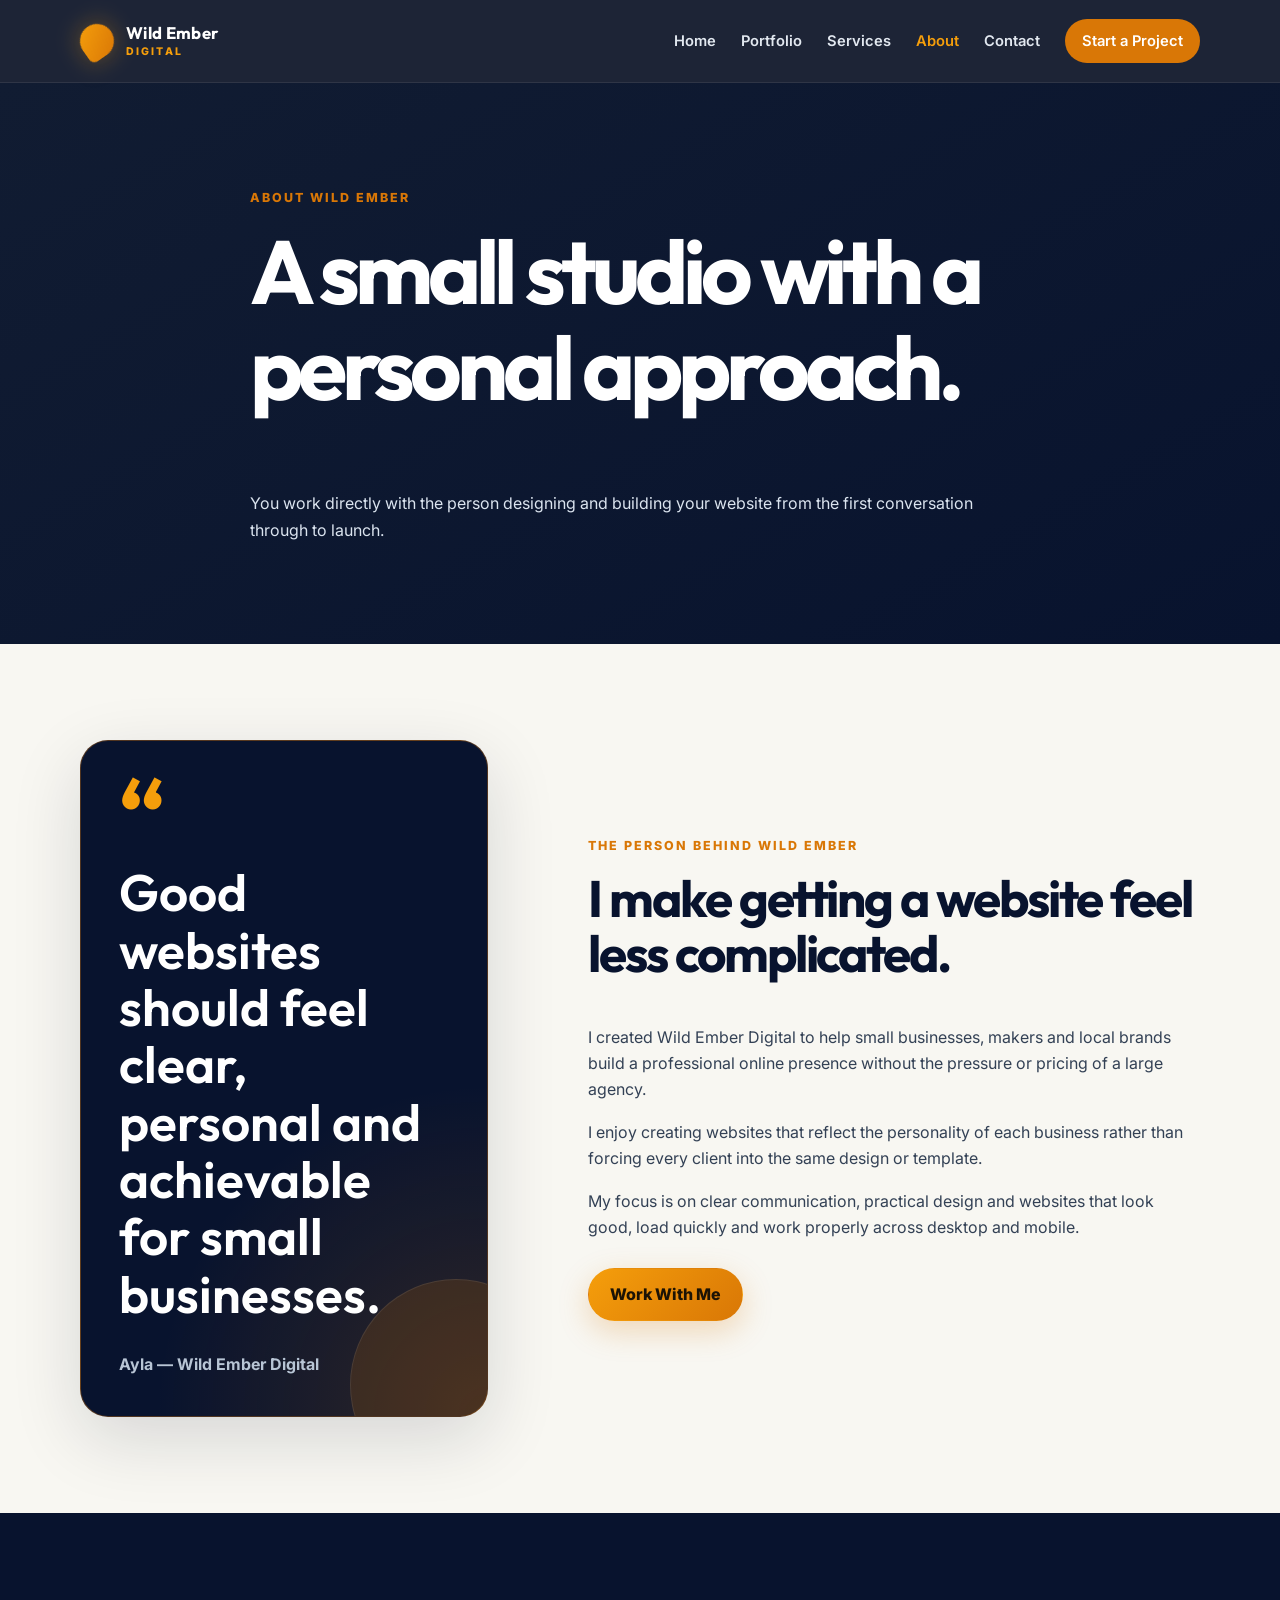
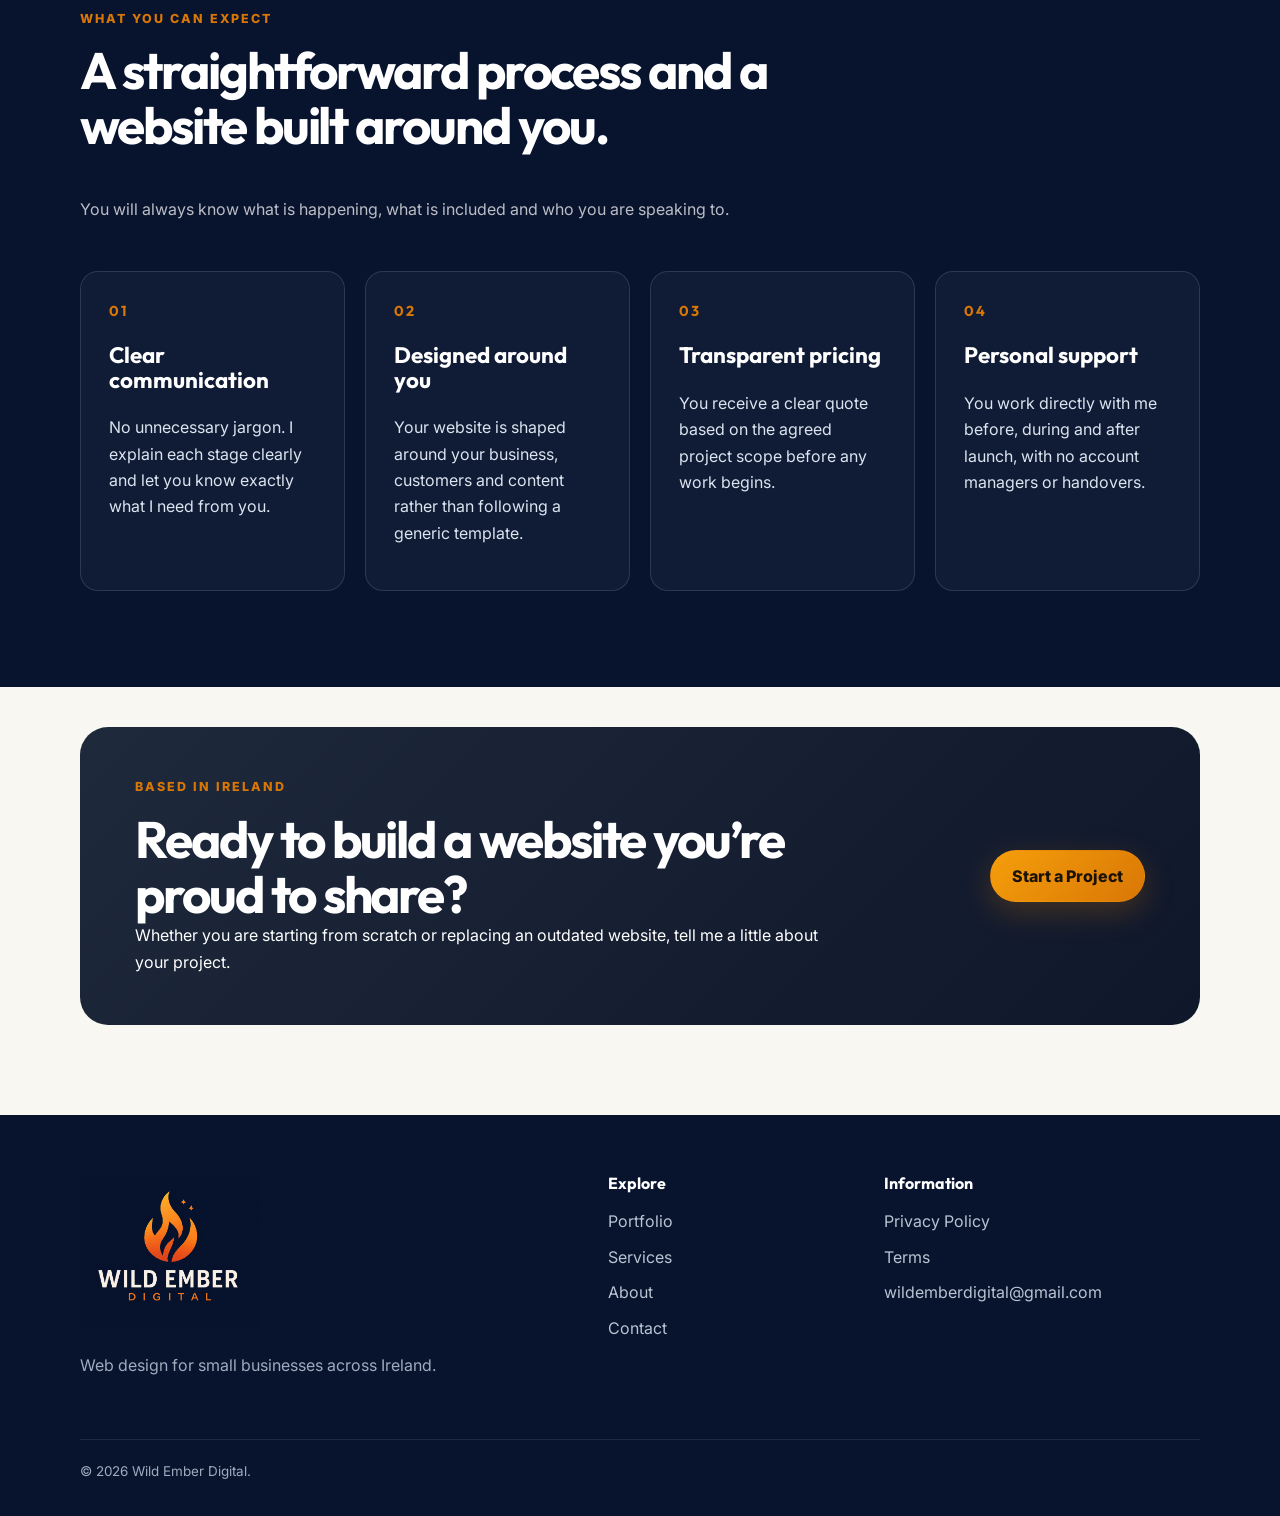
<file: about.html>
<!doctype html>
<html lang="en">
  <head>
    <meta charset="UTF-8" />
    <meta name="viewport" content="width=device-width, initial-scale=1" />

    <meta
      name="description"
      content="Learn more about Ayla and the personal approach behind Wild Ember Digital."
    />

    <title>About | Wild Ember Digital</title>

    <link rel="preconnect" href="https://fonts.googleapis.com" />
    <link rel="preconnect" href="https://fonts.gstatic.com" crossorigin />

    <link
      href="https://fonts.googleapis.com/css2?family=Inter:wght@400;500;600;700&family=Outfit:wght@500;600;700&display=swap"
      rel="stylesheet"
    />

    <link rel="stylesheet" href="css/style.css" />
    <script src="js/main.js" defer></script>
  </head>

  <body>
    <header class="site-header">
      <div class="container nav-wrap">
        <a class="brand" href="index.html">
          <span class="brand-mark"></span>

          <span>
            <strong>Wild Ember</strong>
            <small>Digital</small>
          </span>
        </a>

        <button
          class="nav-toggle"
          aria-expanded="false"
          aria-controls="main-nav"
        >
          <span class="sr-only">Open navigation</span>
          <span></span>
          <span></span>
          <span></span>
        </button>

        <nav id="main-nav" class="main-nav">
          <a href="index.html">Home</a>
          <a href="portfolio.html">Portfolio</a>
          <a href="services.html">Services</a>
          <a class="active" href="about.html">About</a>
          <a href="contact.html">Contact</a>
          <a class="nav-cta" href="contact.html">Start a Project</a>
        </nav>
      </div>
    </header>

    <main>
      <section class="page-hero">
        <div class="container narrow">
          <p class="eyebrow">About Wild Ember</p>

          <h1>A small studio with a personal approach.</h1>

          <p>
            You work directly with the person designing and building your
            website from the first conversation through to launch.
          </p>
        </div>
      </section>

      <section class="section about-story">
        <div class="container about-grid large-gap">
          <div class="about-quote-card">
            <span class="quote-mark" aria-hidden="true">“</span>

            <blockquote>
              Good websites should feel clear, personal and achievable for small
              businesses.
            </blockquote>

            <p class="quote-signature">Ayla — Wild Ember Digital</p>
          </div>

          <div class="about-story-content">
            <p class="eyebrow">The person behind Wild Ember</p>

            <h2>I make getting a website feel less complicated.</h2>

            <p>
              I created Wild Ember Digital to help small businesses, makers and
              local brands build a professional online presence without the
              pressure or pricing of a large agency.
            </p>

            <p>
              I enjoy creating websites that reflect the personality of each
              business rather than forcing every client into the same design or
              template.
            </p>

            <p>
              My focus is on clear communication, practical design and websites
              that look good, load quickly and work properly across desktop and
              mobile.
            </p>

            <a class="btn btn-primary" href="contact.html">Work With Me</a>
          </div>
        </div>
      </section>

      <section class="section section-dark about-values">
        <div class="container">
          <div class="section-heading narrow">
            <p class="eyebrow">What you can expect</p>

            <h2>A straightforward process and a website built around you.</h2>

            <p>
              You will always know what is happening, what is included and who
              you are speaking to.
            </p>
          </div>

          <div class="value-grid">
            <article class="value-card">
              <span class="value-number">01</span>
              <h3>Clear communication</h3>

              <p>
                No unnecessary jargon. I explain each stage clearly and let you
                know exactly what I need from you.
              </p>
            </article>

            <article class="value-card">
              <span class="value-number">02</span>
              <h3>Designed around you</h3>

              <p>
                Your website is shaped around your business, customers and
                content rather than following a generic template.
              </p>
            </article>

            <article class="value-card">
              <span class="value-number">03</span>
              <h3>Transparent pricing</h3>

              <p>
                You receive a clear quote based on the agreed project scope
                before any work begins.
              </p>
            </article>

            <article class="value-card">
              <span class="value-number">04</span>
              <h3>Personal support</h3>

              <p>
                You work directly with me before, during and after launch, with
                no account managers or handovers.
              </p>
            </article>
          </div>
        </div>
      </section>

      <section class="cta-section">
        <div class="container cta-card">
          <div>
            <p class="eyebrow">Based in Ireland</p>

            <h2>Ready to build a website you’re proud to share?</h2>

            <p>
              Whether you are starting from scratch or replacing an outdated
              website, tell me a little about your project.
            </p>
          </div>

          <a class="btn btn-primary" href="contact.html">Start a Project</a>
        </div>
      </section>
    </main>

    <footer class="site-footer">
      <div class="container footer-grid">
        <div>
          <a href="index.html" class="footer-logo-wrap">
            <img
              src="images/logo.png"
              alt="Wild Ember Digital"
              class="footer-logo"
            />
          </a>

          <p>Web design for small businesses across Ireland.</p>
        </div>
        <div>
          <h3>Explore</h3>
          <a href="portfolio.html">Portfolio</a>
          <a href="services.html">Services</a>
          <a href="about.html">About</a>
          <a href="contact.html">Contact</a>
        </div>
        <div>
          <h3>Information</h3>
          <a href="privacy.html">Privacy Policy</a>
          <a href="terms.html">Terms</a>
          <a href="mailto:wildemberdigital@gmail.com"
            >wildemberdigital@gmail.com</a
          >
        </div>
      </div>
      <div class="container footer-bottom">
        <p>© <span id="year"></span> Wild Ember Digital.</p>
      </div>
    </footer>
  </body>
</html>
</file>
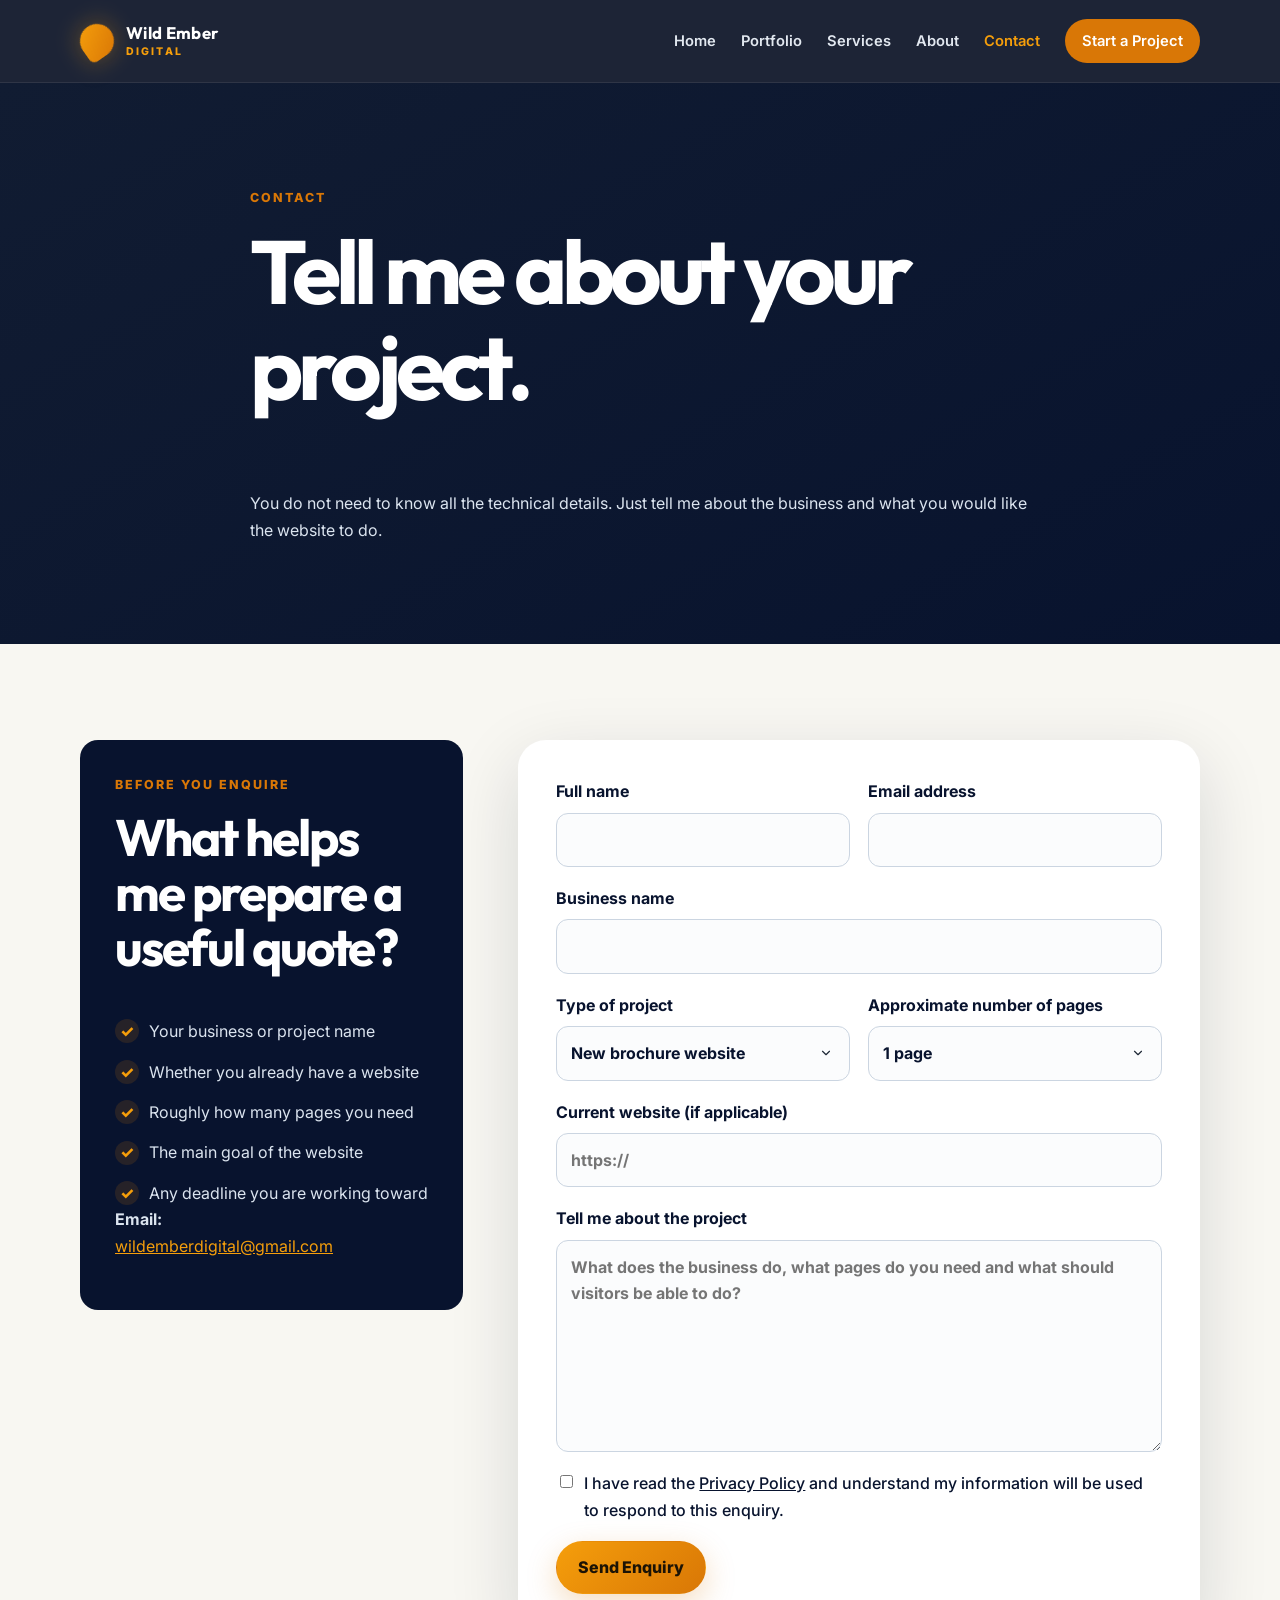
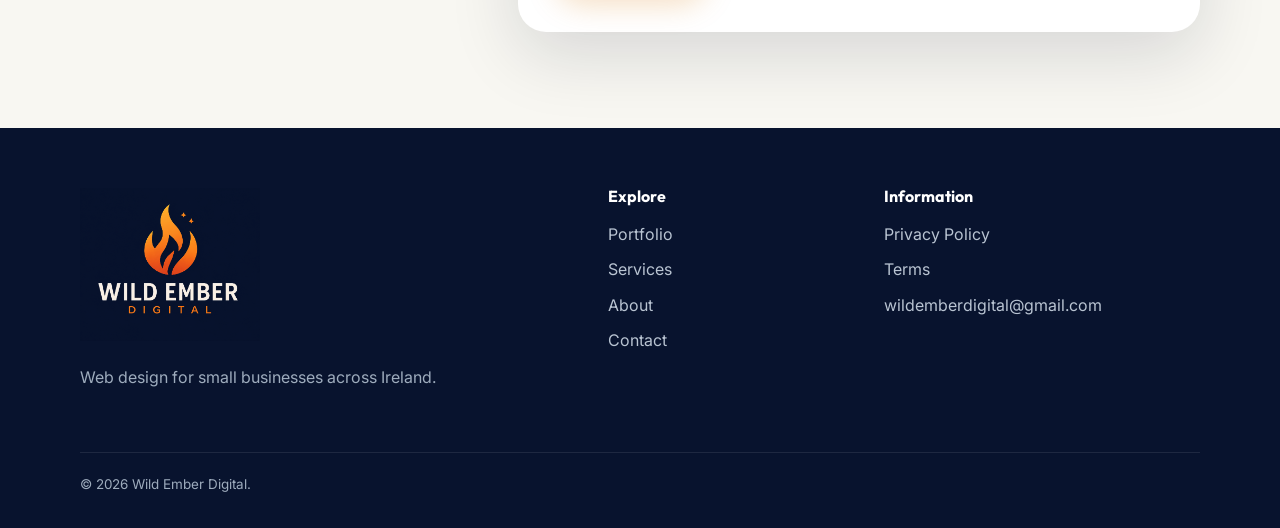
<file: contact.html>
<!doctype html>
<html lang="en">
  <head>
    <meta charset="UTF-8" />
    <meta name="viewport" content="width=device-width, initial-scale=1" />
    <meta
      name="description"
      content="Contact Wild Ember Digital about a website project."
    />
    <title>Contact | Wild Ember Digital</title>
    <link rel="preconnect" href="https://fonts.googleapis.com" />
    <link rel="preconnect" href="https://fonts.gstatic.com" crossorigin />
    <link
      href="https://fonts.googleapis.com/css2?family=Inter:wght@400;500;600;700&family=Outfit:wght@500;600;700&display=swap"
      rel="stylesheet"
    />
    <link rel="stylesheet" href="css/style.css" />
    <script src="js/main.js" defer></script>
  </head>
  <body>
    <header class="site-header">
      <div class="container nav-wrap">
        <a class="brand" href="index.html"
          ><span class="brand-mark"></span
          ><span><strong>Wild Ember</strong><small>Digital</small></span></a
        ><button
          class="nav-toggle"
          aria-expanded="false"
          aria-controls="main-nav"
        >
          <span class="sr-only">Open navigation</span><span></span><span></span
          ><span></span>
        </button>
        <nav id="main-nav" class="main-nav">
          <a href="index.html">Home</a><a href="portfolio.html">Portfolio</a
          ><a href="services.html">Services</a><a href="about.html">About</a
          ><a class="active" href="contact.html">Contact</a
          ><a class="nav-cta" href="contact.html">Start a Project</a>
        </nav>
      </div>
    </header>
    <main>
      <section class="page-hero">
        <div class="container narrow">
          <p class="eyebrow">Contact</p>
          <h1>Tell me about your project.</h1>
          <p>
            You do not need to know all the technical details. Just tell me
            about the business and what you would like the website to do.
          </p>
        </div>
      </section>
      <section class="section">
        <div class="container contact-grid">
          <aside class="contact-panel">
            <p class="eyebrow">Before you enquire</p>
            <h2>What helps me prepare a useful quote?</h2>
            <ul class="tick-list compact">
              <li>Your business or project name</li>
              <li>Whether you already have a website</li>
              <li>Roughly how many pages you need</li>
              <li>The main goal of the website</li>
              <li>Any deadline you are working toward</li>
            </ul>
            <p>
              <strong>Email:</strong><br /><a
                href="mailto:wildemberdigital@gmail.com"
                >wildemberdigital@gmail.com</a
              >
            </p>
          </aside>
          <form
            class="contact-form"
            action="https://formspree.io/f/meeyzpjr"
            method="POST"
          >
            <input
              type="hidden"
              name="_subject"
              value="New Wild Ember Digital Project Enquiry"
            />

            <input
              type="hidden"
              name="_next"
              value="https://wildemberdigital.ie/thank-you.html"
            />

            <input
              type="text"
              name="_gotcha"
              tabindex="-1"
              autocomplete="off"
              class="hidden-field"
            />
            <div class="form-grid">
              <label>
                Full name
                <input type="text" name="name" autocomplete="name" required />
              </label>

              <label>
                Email address
                <input
                  type="email"
                  name="email"
                  autocomplete="email"
                  required
                />
              </label>
            </div>

            <label>
              Business name
              <input type="text" name="business" autocomplete="organization" />
            </label>

            <div class="form-grid">
              <label>
                Type of project
                <select name="project_type">
                  <option value="New brochure website">
                    New brochure website
                  </option>
                  <option value="Landing page">Landing page</option>
                  <option value="Website refresh">Website refresh</option>
                  <option value="Updates to an existing site">
                    Updates to an existing site
                  </option>
                  <option value="Not sure yet">Not sure yet</option>
                </select>
              </label>

              <label>
                Approximate number of pages
                <select name="page_count">
                  <option value="1 page">1 page</option>
                  <option value="2–3 pages">2–3 pages</option>
                  <option value="4–5 pages">4–5 pages</option>
                  <option value="6+ pages">6+ pages</option>
                  <option value="Not sure yet">Not sure yet</option>
                </select>
              </label>
            </div>

            <label>
              Current website (if applicable)
              <input type="url" name="current_website" placeholder="https://" />
            </label>

            <label>
              Tell me about the project
              <textarea
                name="message"
                rows="7"
                required
                placeholder="What does the business do, what pages do you need and what should visitors be able to do?"
              ></textarea>
            </label>

            <!-- Honeypot spam field -->
            <input
              type="text"
              name="_gotcha"
              tabindex="-1"
              autocomplete="off"
              class="hidden-field"
            />

            <!-- Optional subject line -->
            <input
              type="hidden"
              name="_subject"
              value="New Wild Ember Digital Project Enquiry"
            />

            <label class="checkbox-row">
              <input type="checkbox" required />
              <span>
                I have read the
                <a href="privacy.html">Privacy Policy</a>
                and understand my information will be used to respond to this
                enquiry.
              </span>
            </label>

            <button class="btn btn-primary" type="submit">Send Enquiry</button>
          </form>
        </div>
      </section>
    </main>
    <footer class="site-footer">
      <div class="container footer-grid">
        <div>
          <a href="index.html" class="footer-logo-wrap">
            <img
              src="images/logo.png"
              alt="Wild Ember Digital"
              class="footer-logo"
            />
          </a>

          <p>Web design for small businesses across Ireland.</p>
        </div>
        <div>
          <h3>Explore</h3>
          <a href="portfolio.html">Portfolio</a>
          <a href="services.html">Services</a>
          <a href="about.html">About</a>
          <a href="contact.html">Contact</a>
        </div>
        <div>
          <h3>Information</h3>
          <a href="privacy.html">Privacy Policy</a>
          <a href="terms.html">Terms</a>
          <a href="mailto:wildemberdigital@gmail.com"
            >wildemberdigital@gmail.com</a
          >
        </div>
      </div>
      <div class="container footer-bottom">
        <p>© <span id="year"></span> Wild Ember Digital.</p>
      </div>
    </footer>
  </body>
</html>
</file>
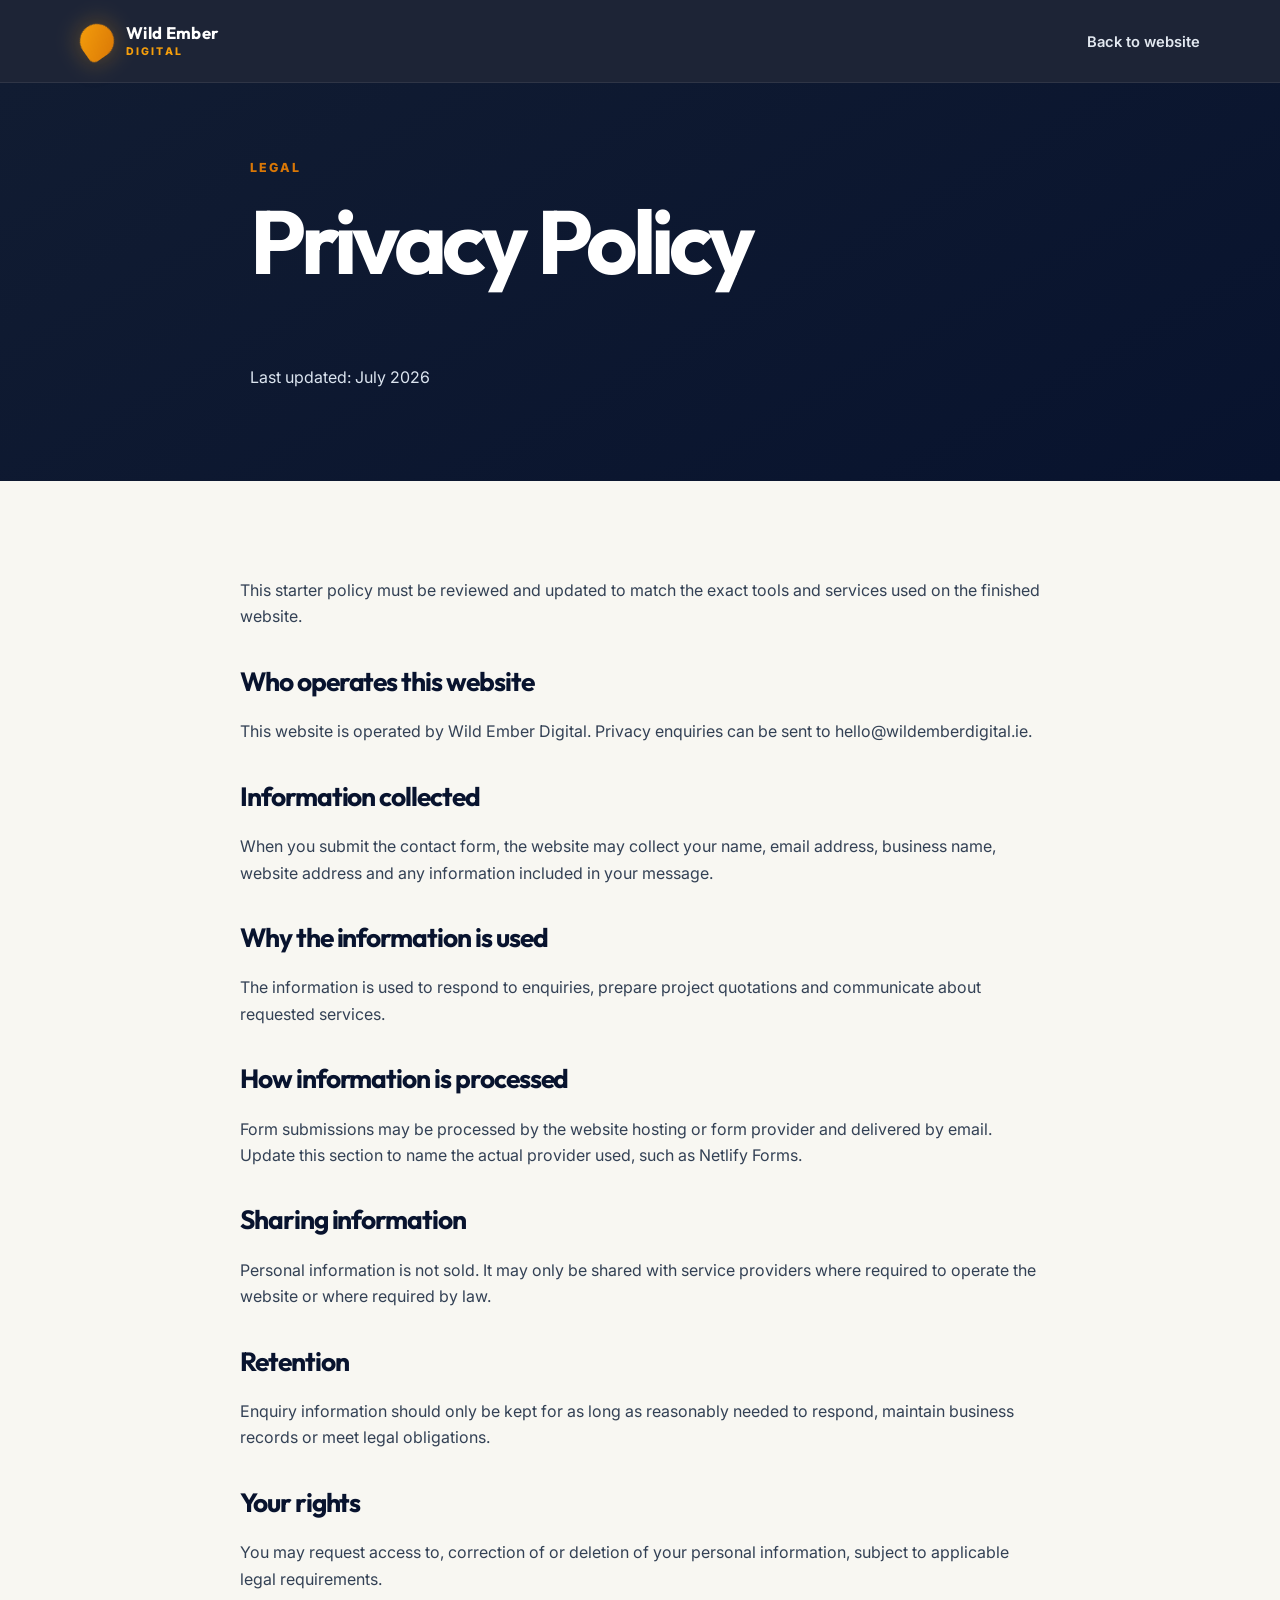
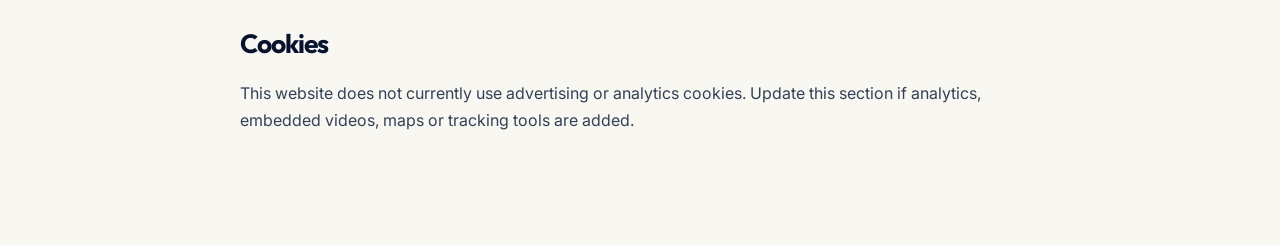
<file: privacy.html>
<!doctype html>
<html lang="en">
  <head>
    <meta charset="UTF-8" />
    <meta name="viewport" content="width=device-width,initial-scale=1" />
    <title>Privacy Policy | Wild Ember Digital</title>
    <link rel="preconnect" href="https://fonts.googleapis.com" />
    <link rel="preconnect" href="https://fonts.gstatic.com" crossorigin />
    <link
      href="https://fonts.googleapis.com/css2?family=Inter:wght@400;500;600;700&family=Outfit:wght@500;600;700&display=swap"
      rel="stylesheet"
    />
    <link rel="stylesheet" href="css/style.css" />
    <script src="js/main.js" defer></script>
  </head>
  <body>
    <header class="site-header">
      <div class="container nav-wrap">
        <a class="brand" href="index.html"
          ><span class="brand-mark"></span
          ><span><strong>Wild Ember</strong><small>Digital</small></span></a
        >
        <nav class="legal-nav"><a href="index.html">Back to website</a></nav>
      </div>
    </header>
    <main>
      <section class="page-hero compact-hero">
        <div class="container narrow">
          <p class="eyebrow">Legal</p>
          <h1>Privacy Policy</h1>
          <p>Last updated: July 2026</p>
        </div>
      </section>
      <section class="section">
        <article class="container legal-copy">
          <p>
            This starter policy must be reviewed and updated to match the exact
            tools and services used on the finished website.
          </p>
          <h2>Who operates this website</h2>
          <p>
            This website is operated by Wild Ember Digital. Privacy enquiries
            can be sent to hello@wildemberdigital.ie.
          </p>
          <h2>Information collected</h2>
          <p>
            When you submit the contact form, the website may collect your name,
            email address, business name, website address and any information
            included in your message.
          </p>
          <h2>Why the information is used</h2>
          <p>
            The information is used to respond to enquiries, prepare project
            quotations and communicate about requested services.
          </p>
          <h2>How information is processed</h2>
          <p>
            Form submissions may be processed by the website hosting or form
            provider and delivered by email. Update this section to name the
            actual provider used, such as Netlify Forms.
          </p>
          <h2>Sharing information</h2>
          <p>
            Personal information is not sold. It may only be shared with service
            providers where required to operate the website or where required by
            law.
          </p>
          <h2>Retention</h2>
          <p>
            Enquiry information should only be kept for as long as reasonably
            needed to respond, maintain business records or meet legal
            obligations.
          </p>
          <h2>Your rights</h2>
          <p>
            You may request access to, correction of or deletion of your
            personal information, subject to applicable legal requirements.
          </p>
          <h2>Cookies</h2>
          <p>
            This website does not currently use advertising or analytics
            cookies. Update this section if analytics, embedded videos, maps or
            tracking tools are added.
          </p>
        </article>
      </section>
    </main>
  </body>
</html>
</file>
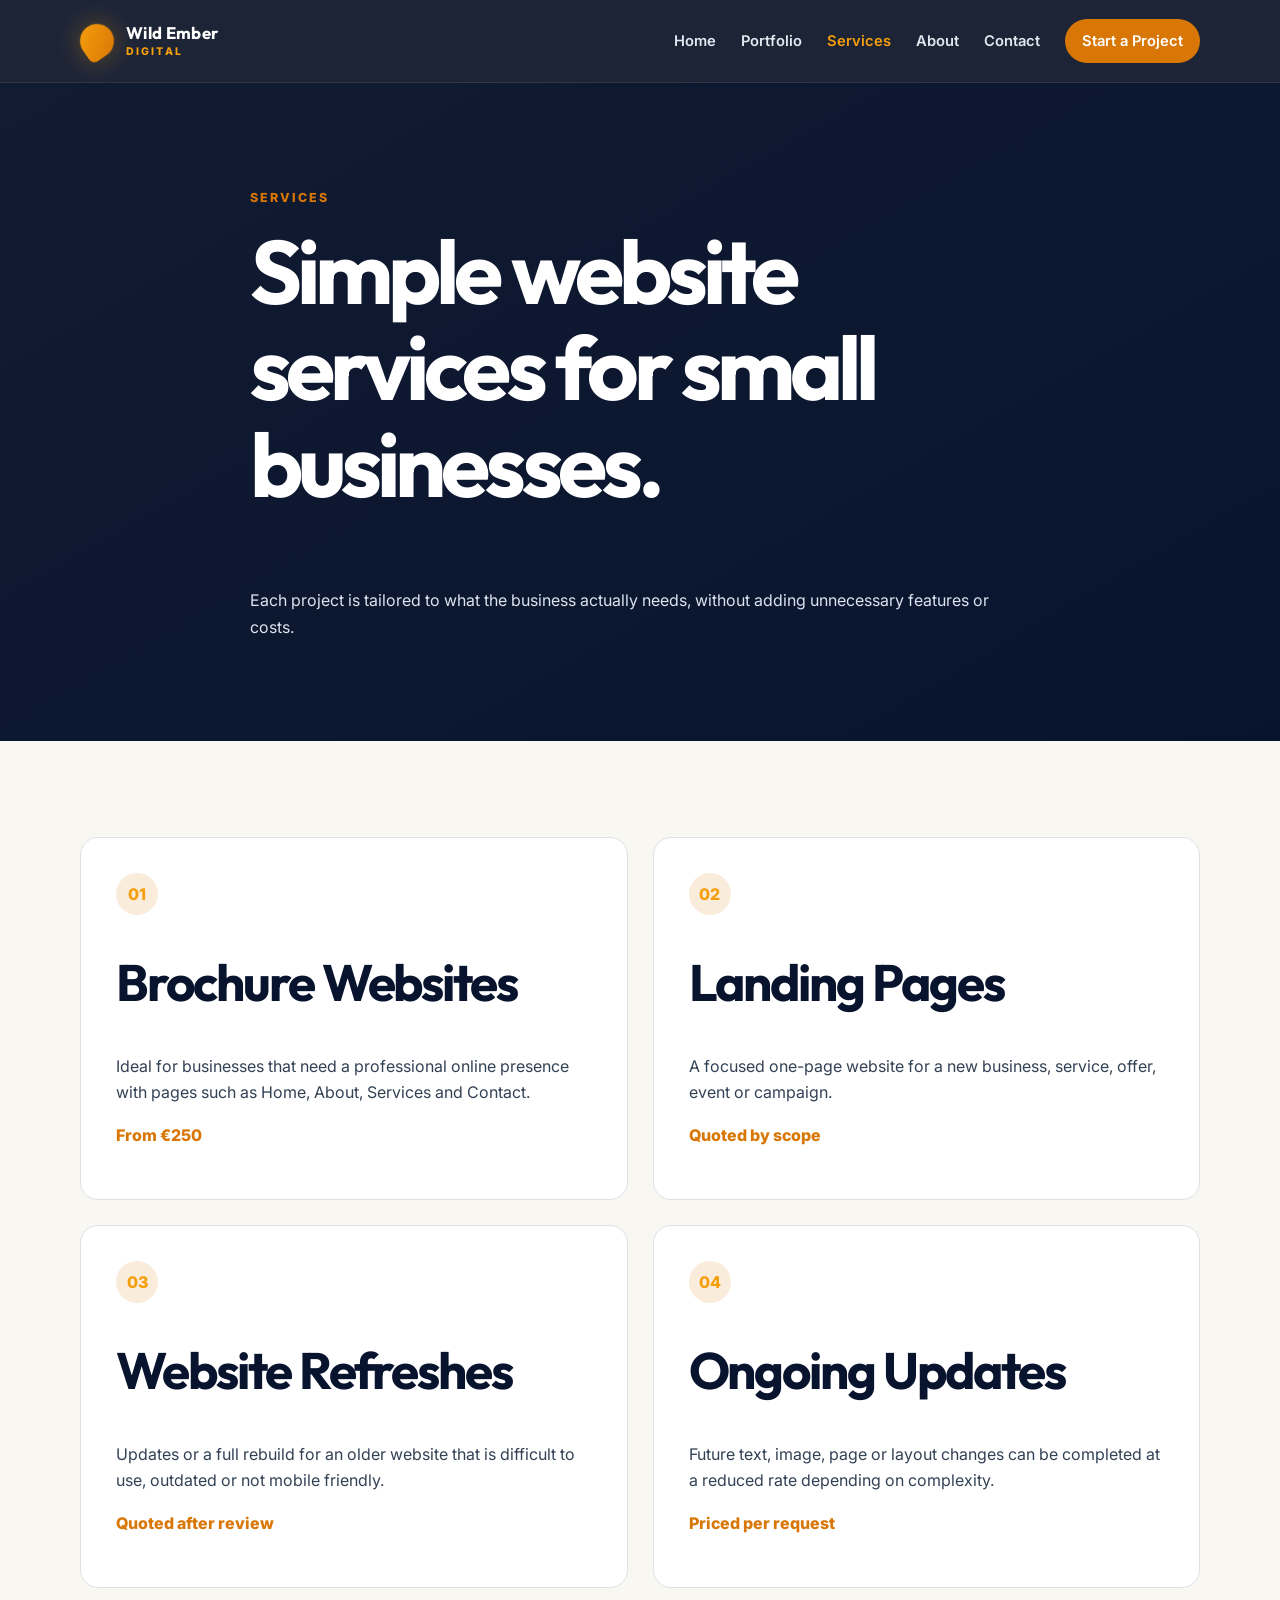
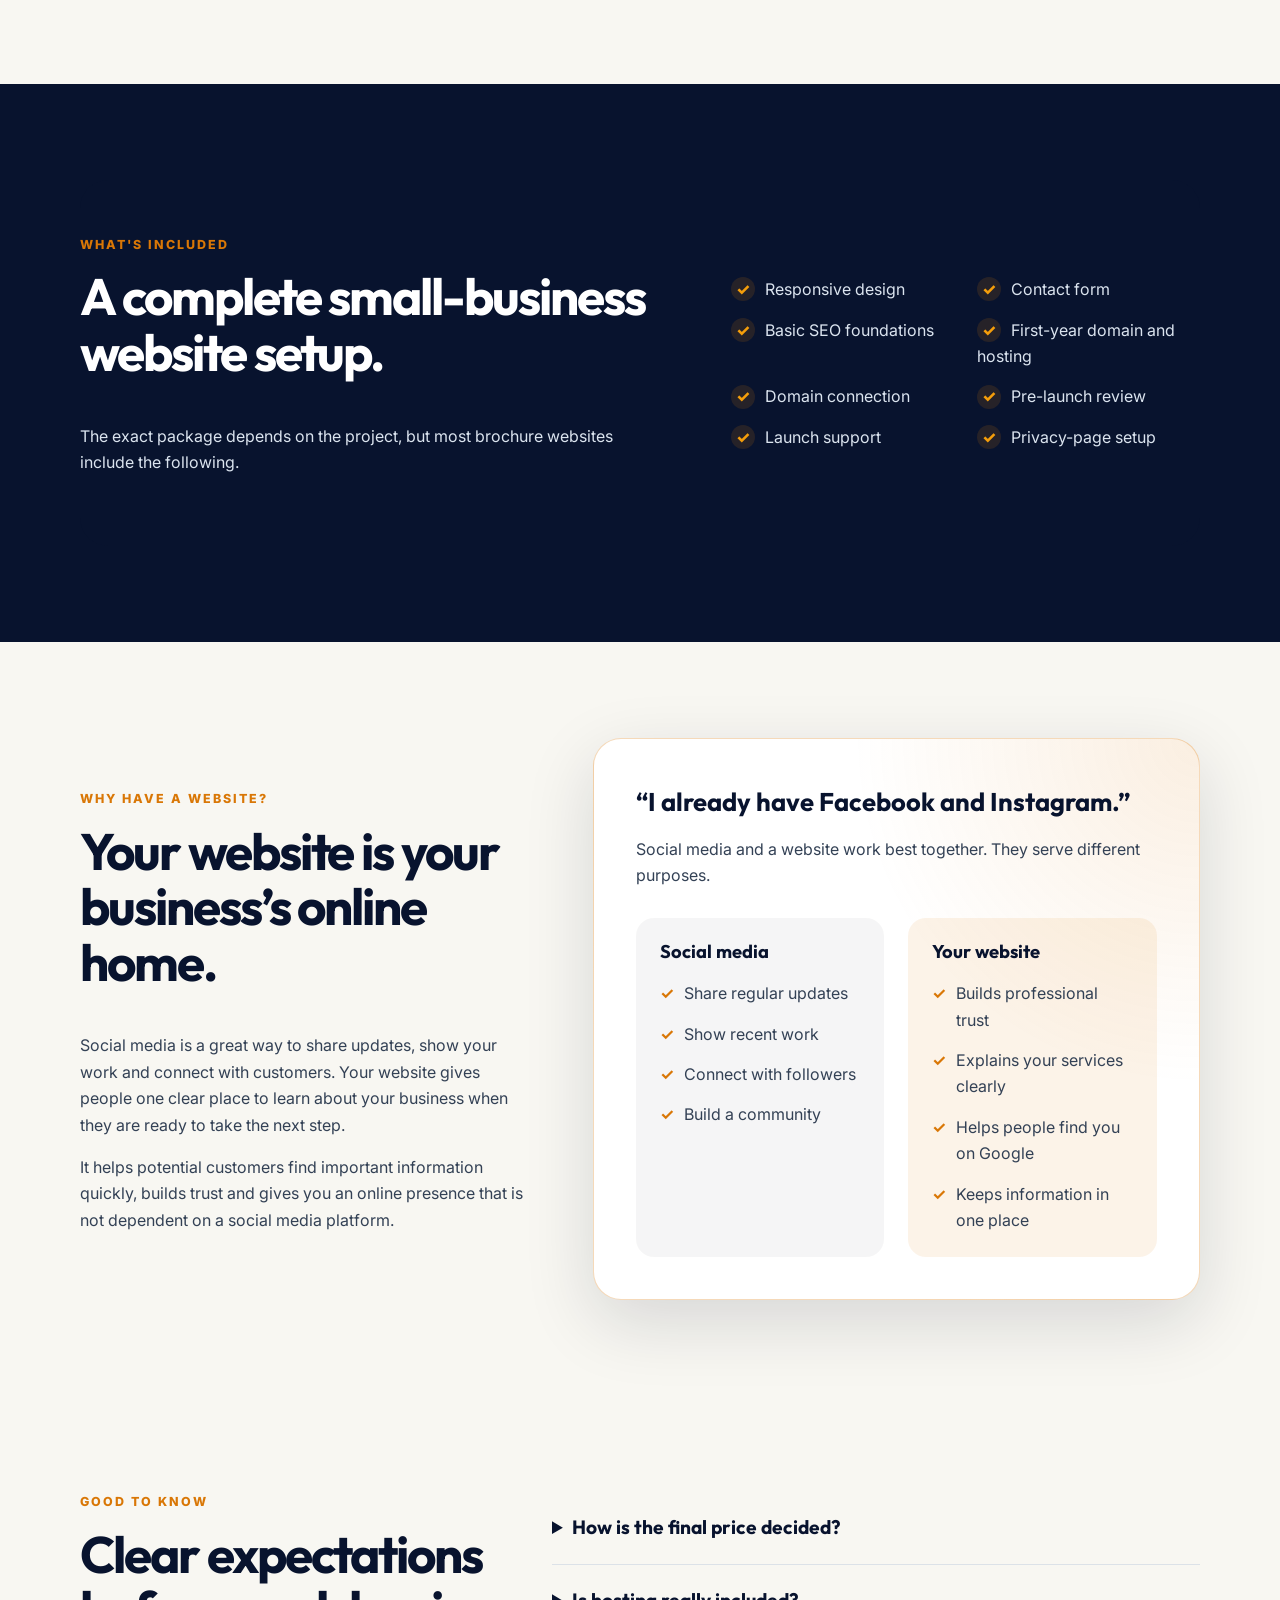
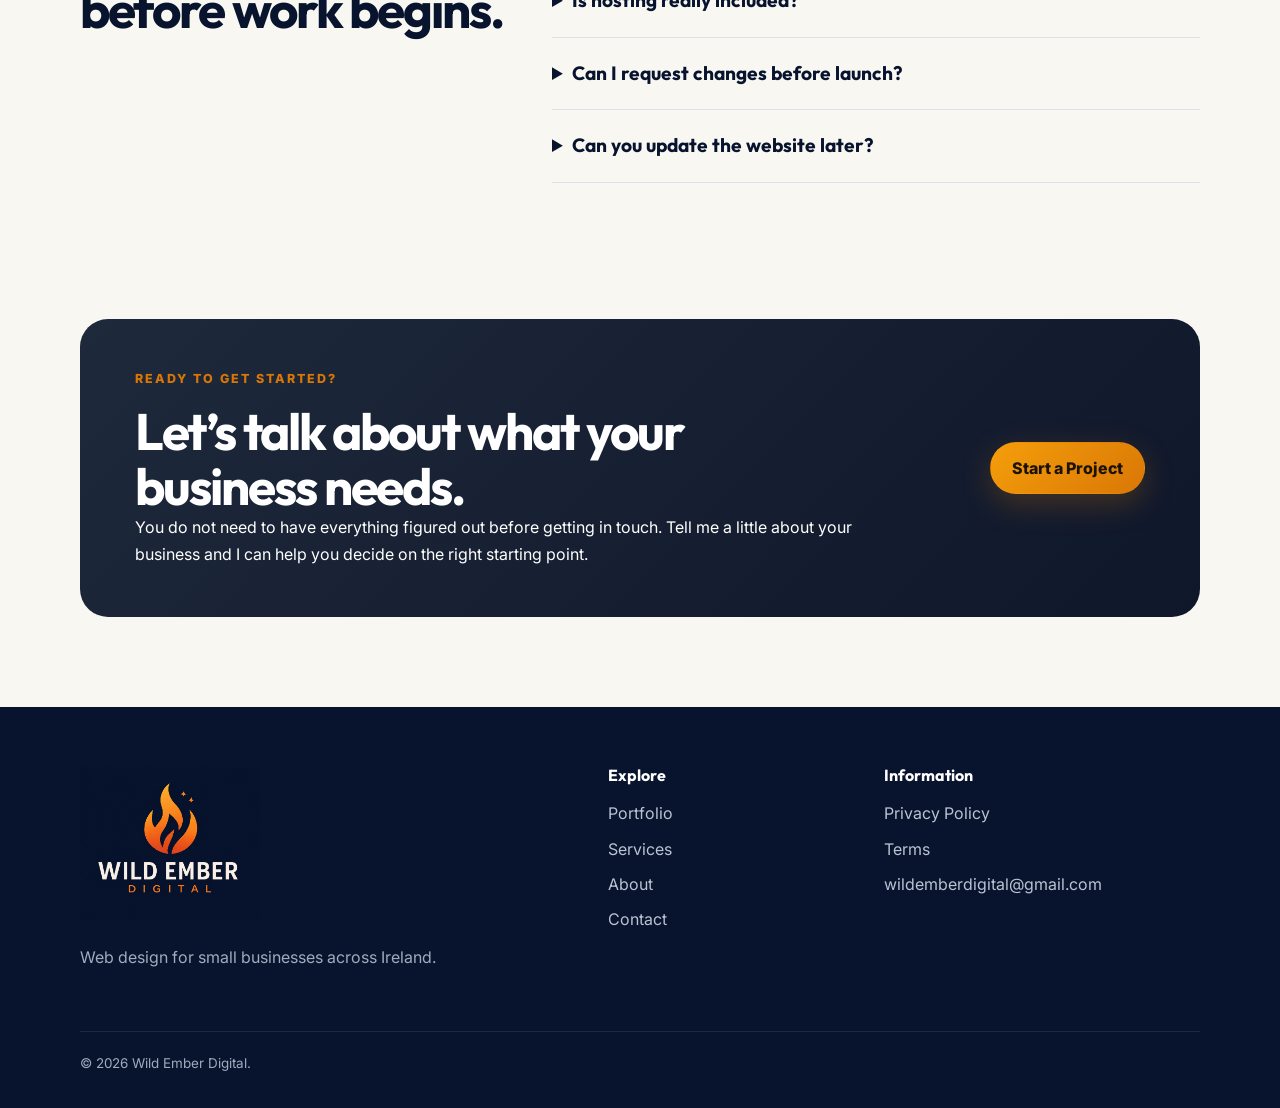
<file: services.html>
<!doctype html>
<html lang="en">
  <head>
    <meta charset="UTF-8" />
    <meta name="viewport" content="width=device-width, initial-scale=1" />

    <meta
      name="description"
      content="Website services and pricing from Wild Ember Digital."
    />

    <title>Services | Wild Ember Digital</title>

    <link rel="preconnect" href="https://fonts.googleapis.com" />
    <link rel="preconnect" href="https://fonts.gstatic.com" crossorigin />

    <link
      href="https://fonts.googleapis.com/css2?family=Inter:wght@400;500;600;700&family=Outfit:wght@500;600;700&display=swap"
      rel="stylesheet"
    />

    <link rel="stylesheet" href="css/style.css" />
    <script src="js/main.js" defer></script>
  </head>

  <body>
    <header class="site-header">
      <div class="container nav-wrap">
        <a class="brand" href="index.html">
          <span class="brand-mark"></span>

          <span>
            <strong>Wild Ember</strong>
            <small>Digital</small>
          </span>
        </a>

        <button
          class="nav-toggle"
          aria-expanded="false"
          aria-controls="main-nav"
        >
          <span class="sr-only">Open navigation</span>
          <span></span>
          <span></span>
          <span></span>
        </button>

        <nav id="main-nav" class="main-nav">
          <a href="index.html">Home</a>
          <a href="portfolio.html">Portfolio</a>
          <a class="active" href="services.html">Services</a>
          <a href="about.html">About</a>
          <a href="contact.html">Contact</a>
          <a class="nav-cta" href="contact.html">Start a Project</a>
        </nav>
      </div>
    </header>

    <main>
      <section class="page-hero">
        <div class="container narrow">
          <p class="eyebrow">Services</p>

          <h1>Simple website services for small businesses.</h1>

          <p>
            Each project is tailored to what the business actually needs,
            without adding unnecessary features or costs.
          </p>
        </div>
      </section>

      <section class="section">
        <div class="container service-detail-grid">
          <article>
            <span class="service-number">01</span>

            <h2>Brochure Websites</h2>

            <p>
              Ideal for businesses that need a professional online presence with
              pages such as Home, About, Services and Contact.
            </p>

            <p class="price-label">From €250</p>
          </article>

          <article>
            <span class="service-number">02</span>

            <h2>Landing Pages</h2>

            <p>
              A focused one-page website for a new business, service, offer,
              event or campaign.
            </p>

            <p class="price-label">Quoted by scope</p>
          </article>

          <article>
            <span class="service-number">03</span>

            <h2>Website Refreshes</h2>

            <p>
              Updates or a full rebuild for an older website that is difficult
              to use, outdated or not mobile friendly.
            </p>

            <p class="price-label">Quoted after review</p>
          </article>

          <article>
            <span class="service-number">04</span>

            <h2>Ongoing Updates</h2>

            <p>
              Future text, image, page or layout changes can be completed at a
              reduced rate depending on complexity.
            </p>

            <p class="price-label">Priced per request</p>
          </article>
        </div>
      </section>

      <section class="section section-dark">
        <div class="container pricing-card transparent-card">
          <div>
            <p class="eyebrow">What's included</p>

            <h2>A complete small-business website setup.</h2>

            <p>
              The exact package depends on the project, but most brochure
              websites include the following.
            </p>
          </div>

          <ul class="tick-list">
            <li>Responsive design</li>
            <li>Contact form</li>
            <li>Basic SEO foundations</li>
            <li>First-year domain and hosting</li>
            <li>Domain connection</li>
            <li>Pre-launch review</li>
            <li>Launch support</li>
            <li>Privacy-page setup</li>
          </ul>
        </div>
      </section>
      <section class="section website-value-section">
        <div class="container website-value-grid">
          <div class="website-value-content">
            <p class="eyebrow">Why have a website?</p>

            <h2>Your website is your business’s online home.</h2>

            <p>
              Social media is a great way to share updates, show your work and
              connect with customers. Your website gives people one clear place
              to learn about your business when they are ready to take the next
              step.
            </p>

            <p>
              It helps potential customers find important information quickly,
              builds trust and gives you an online presence that is not
              dependent on a social media platform.
            </p>
          </div>

          <div class="website-value-card">
            <p class="website-value-question">
              “I already have Facebook and Instagram.”
            </p>

            <p>
              Social media and a website work best together. They serve
              different purposes.
            </p>

            <div class="platform-comparison">
              <div class="comparison-column">
                <h3>Social media</h3>

                <ul>
                  <li>Share regular updates</li>
                  <li>Show recent work</li>
                  <li>Connect with followers</li>
                  <li>Build a community</li>
                </ul>
              </div>

              <div class="comparison-column website-column">
                <h3>Your website</h3>

                <ul>
                  <li>Builds professional trust</li>
                  <li>Explains your services clearly</li>
                  <li>Helps people find you on Google</li>
                  <li>Keeps information in one place</li>
                </ul>
              </div>
            </div>
          </div>
        </div>
      </section>
      <section class="section">
        <div class="container faq-grid">
          <div class="section-heading">
            <p class="eyebrow">Good to know</p>

            <h2>Clear expectations before work begins.</h2>
          </div>

          <div class="faq-list">
            <details>
              <summary>How is the final price decided?</summary>

              <p>
                It depends on the number of pages, amount of content, requested
                features, image preparation and overall level of detail.
              </p>
            </details>

            <details>
              <summary>Is hosting really included?</summary>

              <p>
                The first year of basic static hosting and domain registration
                can be included in the project price. Renewal costs are
                discussed before the first renewal date.
              </p>
            </details>

            <details>
              <summary>Can I request changes before launch?</summary>

              <p>
                Yes. You will review the website before it goes live. The agreed
                number of revision rounds should be written into your quote or
                project agreement.
              </p>
            </details>

            <details>
              <summary>Can you update the website later?</summary>

              <p>
                Yes. Future revisions and additions can be quoted according to
                the work required.
              </p>
            </details>
          </div>
        </div>
      </section>
      <section class="cta-section">
        <div class="container cta-card">
          <div>
            <p class="eyebrow">Ready to get started?</p>

            <h2>Let’s talk about what your business needs.</h2>

            <p>
              You do not need to have everything figured out before getting in
              touch. Tell me a little about your business and I can help you
              decide on the right starting point.
            </p>
          </div>

          <a class="btn btn-primary" href="contact.html">Start a Project</a>
        </div>
      </section>
    </main>

    <footer class="site-footer">
      <div class="container footer-grid">
        <div>
          <a href="index.html" class="footer-logo-wrap">
            <img
              src="images/logo.png"
              alt="Wild Ember Digital"
              class="footer-logo"
            />
          </a>

          <p>Web design for small businesses across Ireland.</p>
        </div>
        <div>
          <h3>Explore</h3>
          <a href="portfolio.html">Portfolio</a>
          <a href="services.html">Services</a>
          <a href="about.html">About</a>
          <a href="contact.html">Contact</a>
        </div>
        <div>
          <h3>Information</h3>
          <a href="privacy.html">Privacy Policy</a>
          <a href="terms.html">Terms</a>
          <a href="mailto:wildemberdigital@gmail.com"
            >wildemberdigital@gmail.com</a
          >
        </div>
      </div>
      <div class="container footer-bottom">
        <p>© <span id="year"></span> Wild Ember Digital.</p>
      </div>
    </footer>
  </body>
</html>
</file>
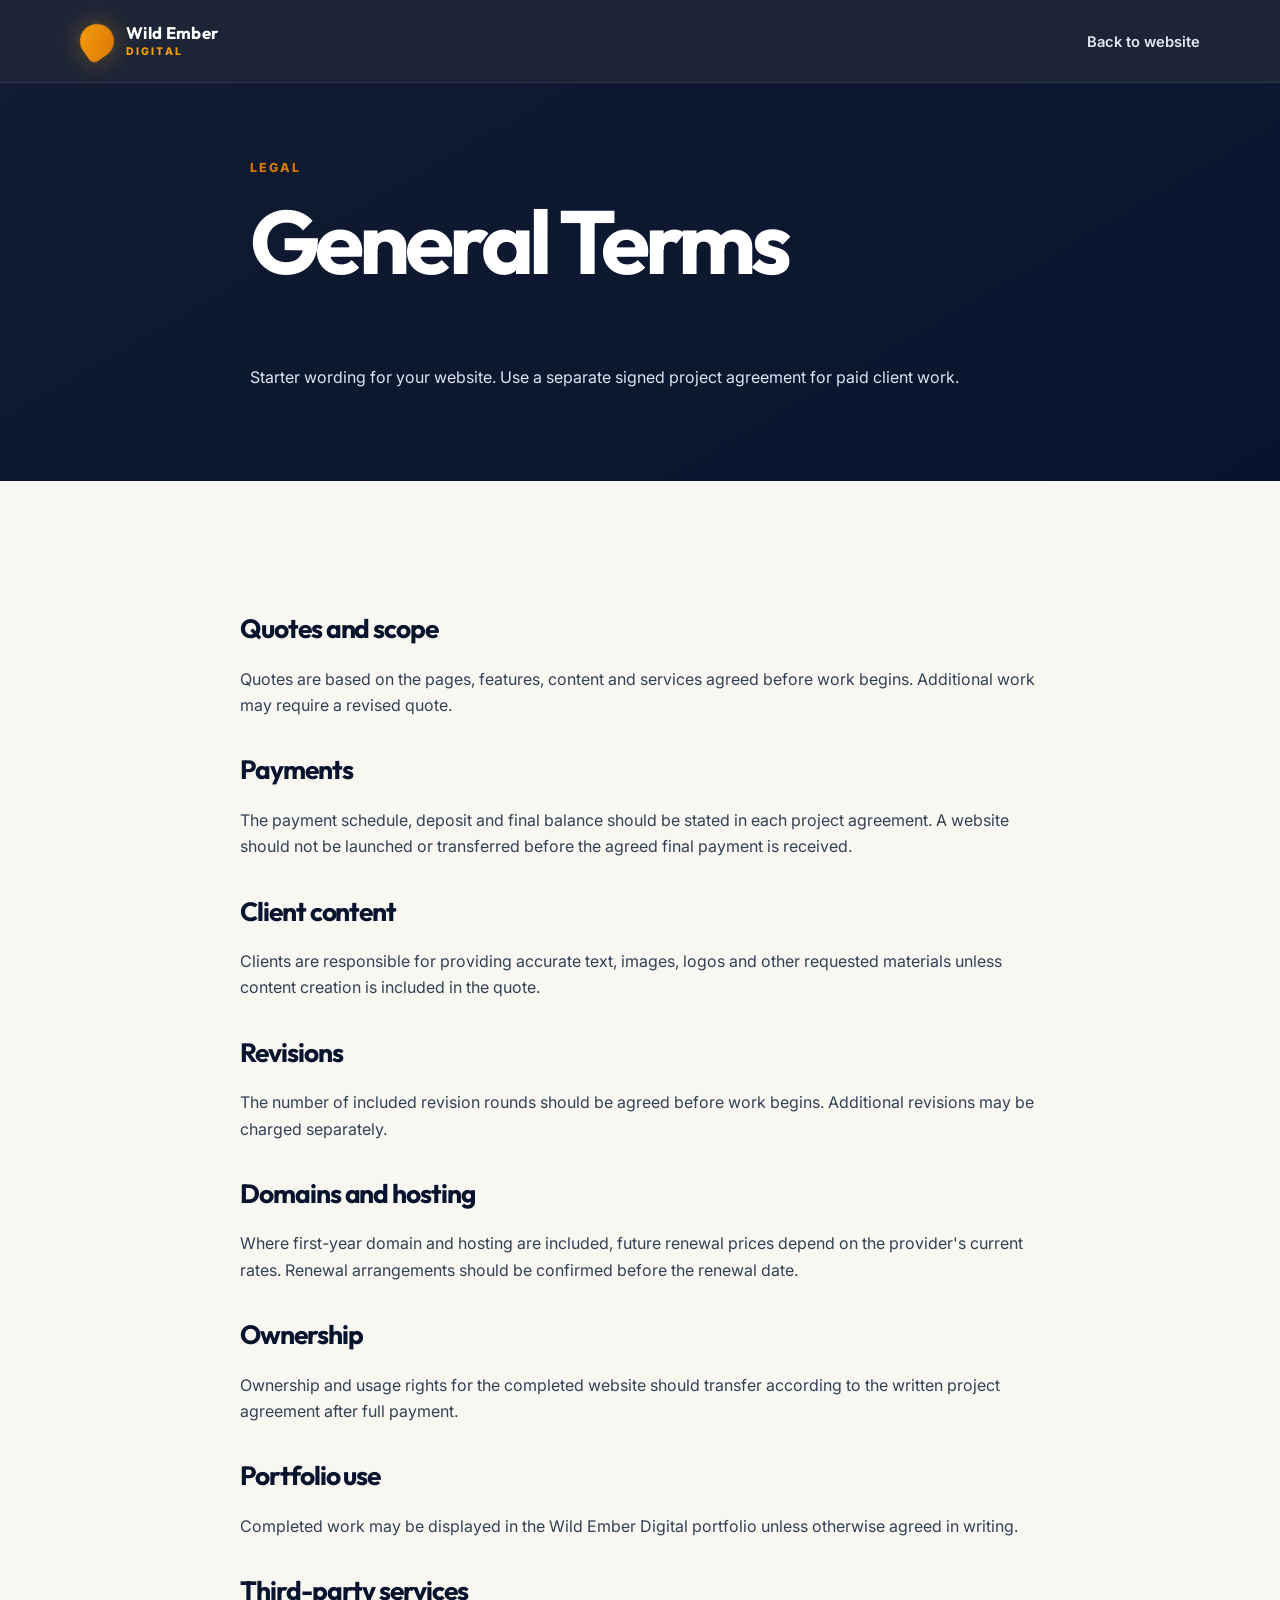
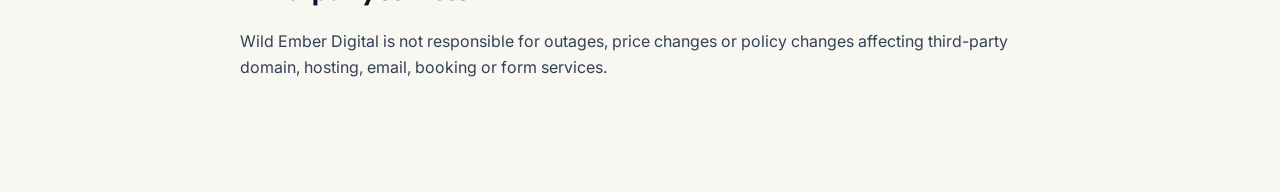
<file: terms.html>
<!doctype html>
<html lang="en">
  <head>
    <meta charset="UTF-8" />
    <meta name="viewport" content="width=device-width,initial-scale=1" />
    <title>Terms | Wild Ember Digital</title>
    <link rel="preconnect" href="https://fonts.googleapis.com" />
    <link rel="preconnect" href="https://fonts.gstatic.com" crossorigin />
    <link
      href="https://fonts.googleapis.com/css2?family=Inter:wght@400;500;600;700&family=Outfit:wght@500;600;700&display=swap"
      rel="stylesheet"
    />
    <link rel="stylesheet" href="css/style.css" />
    <script src="js/main.js" defer></script>
  </head>
  <body>
    <header class="site-header">
      <div class="container nav-wrap">
        <a class="brand" href="index.html"
          ><span class="brand-mark"></span
          ><span><strong>Wild Ember</strong><small>Digital</small></span></a
        >
        <nav class="legal-nav"><a href="index.html">Back to website</a></nav>
      </div>
    </header>
    <main>
      <section class="page-hero compact-hero">
        <div class="container narrow">
          <p class="eyebrow">Legal</p>
          <h1>General Terms</h1>
          <p>
            Starter wording for your website. Use a separate signed project
            agreement for paid client work.
          </p>
        </div>
      </section>
      <section class="section">
        <article class="container legal-copy">
          <h2>Quotes and scope</h2>
          <p>
            Quotes are based on the pages, features, content and services agreed
            before work begins. Additional work may require a revised quote.
          </p>
          <h2>Payments</h2>
          <p>
            The payment schedule, deposit and final balance should be stated in
            each project agreement. A website should not be launched or
            transferred before the agreed final payment is received.
          </p>
          <h2>Client content</h2>
          <p>
            Clients are responsible for providing accurate text, images, logos
            and other requested materials unless content creation is included in
            the quote.
          </p>
          <h2>Revisions</h2>
          <p>
            The number of included revision rounds should be agreed before work
            begins. Additional revisions may be charged separately.
          </p>
          <h2>Domains and hosting</h2>
          <p>
            Where first-year domain and hosting are included, future renewal
            prices depend on the provider's current rates. Renewal arrangements
            should be confirmed before the renewal date.
          </p>
          <h2>Ownership</h2>
          <p>
            Ownership and usage rights for the completed website should transfer
            according to the written project agreement after full payment.
          </p>
          <h2>Portfolio use</h2>
          <p>
            Completed work may be displayed in the Wild Ember Digital portfolio
            unless otherwise agreed in writing.
          </p>
          <h2>Third-party services</h2>
          <p>
            Wild Ember Digital is not responsible for outages, price changes or
            policy changes affecting third-party domain, hosting, email, booking
            or form services.
          </p>
        </article>
      </section>
    </main>
  </body>
</html>
</file>
<file: css/style.css>
:root {
  --navy: #08132e;
  --navy-soft: #172033;
  --surface: #1e293b;
  --cream: #f8f7f2;
  --white: #ffffff;
  --text: #334155;
  --muted: #64748b;
  --line: #dce2e8;
  --orange: #d97706;
  --orange-light: #f59e0b;
  --orange-pale: #fff1dc;
  --radius-lg: 28px;
  --radius-md: 18px;
  --shadow: 0 22px 70px rgba(15, 23, 42, 0.14);
}

* {
  box-sizing: border-box;
}
html {
  scroll-behavior: smooth;
}
body {
  margin: 0;
  font-family: "Inter", sans-serif;
  background: var(--cream);
  color: var(--text);
  line-height: 1.65;
}
img {
  max-width: 100%;
  display: block;
}
a {
  color: inherit;
}
button,
input,
select,
textarea {
  font: inherit;
}
.container {
  width: min(1120px, calc(100% - 40px));
  margin-inline: auto;
}
.narrow {
  max-width: 780px;
}
.section {
  padding: 96px 0;
}
.section-dark {
  background: var(--navy);
  color: #dbe4ef;
}
.section-dark h2,
.section-dark h3 {
  color: var(--white);
}
.sr-only {
  position: absolute;
  width: 1px;
  height: 1px;
  overflow: hidden;
  clip: rect(0, 0, 0, 0);
}
.hidden {
  display: none;
}

h1,
h2,
h3 {
  font-family: "Outfit", sans-serif;
  line-height: 1.08;
  margin-top: 0;
  color: var(--navy);
}
h1 {
  font-size: clamp(3rem, 7vw, 6rem);
  letter-spacing: -0.055em;
}
h2 {
  font-size: clamp(2.1rem, 4vw, 3.5rem);
  letter-spacing: -0.04em;
}
h3 {
  font-size: 1.4rem;
}
p {
  margin-top: 0;
}
.eyebrow {
  margin-bottom: 14px;
  color: var(--orange);
  font-size: 0.78rem;
  font-weight: 800;
  letter-spacing: 0.16em;
  text-transform: uppercase;
}

.site-header {
  position: sticky;
  top: 0;
  z-index: 100;
  background: rgba(15, 23, 42, 0.94);
  backdrop-filter: blur(16px);
  border-bottom: 1px solid rgba(255, 255, 255, 0.08);
}
.nav-wrap {
  min-height: 82px;
  display: flex;
  align-items: center;
  justify-content: space-between;
  gap: 30px;
}
.brand {
  display: inline-flex;
  align-items: center;
  gap: 12px;
  color: var(--white);
  text-decoration: none;
}
.brand span:last-child {
  display: grid;
  line-height: 1;
}
.brand strong {
  font-family: "Outfit", sans-serif;
  font-size: 1.05rem;
  letter-spacing: 0.02em;
}
.brand small {
  margin-top: 5px;
  color: var(--orange-light);
  font-size: 0.66rem;
  font-weight: 800;
  letter-spacing: 0.2em;
  text-transform: uppercase;
}
.brand-mark {
  width: 34px;
  height: 34px;
  border-radius: 50% 50% 50% 18%;
  background: linear-gradient(145deg, var(--orange-light), var(--orange));
  transform: rotate(-35deg);
  box-shadow: 0 0 24px rgba(245, 158, 11, 0.34);
}
.main-nav {
  display: flex;
  align-items: center;
  gap: 25px;
}
.main-nav a,
.legal-nav a {
  color: #e2e8f0;
  text-decoration: none;
  font-size: 0.92rem;
  font-weight: 600;
}
.main-nav a:hover,
.main-nav a.active {
  color: var(--orange-light);
}
.main-nav .nav-cta {
  padding: 10px 17px;
  border-radius: 999px;
  background: var(--orange);
  color: var(--white);
}
.nav-toggle {
  display: none;
  border: 0;
  background: transparent;
  padding: 8px;
}
.nav-toggle span:not(.sr-only) {
  width: 26px;
  height: 2px;
  margin: 5px 0;
  display: block;
  background: white;
}

.hero {
  position: relative;
  overflow: hidden;
  background: radial-gradient(
    circle at 78% 28%,
    #28354d 0,
    var(--navy) 40%,
    #0a1020 100%
  );
  color: #dbe4ef;
}
.hero-grid {
  min-height: calc(100svh - 82px);
  padding: 40px 0;
  display: grid;
  grid-template-columns: 1.02fr 0.98fr;
  align-items: center;
  gap: 50px;
}
.hero h1 {
  max-width: 760px;
  font-size: clamp(2.8rem, 5.5vw, 5rem);
  margin-bottom: 20px;
  color: var(--white);
}
.hero-text {
  max-width: 620px;
  font-size: 1.12rem;
}
.button-row {
  display: flex;
  flex-wrap: wrap;
  gap: 14px;
  margin-top: 30px;
}
.btn {
  display: inline-flex;
  align-items: center;
  justify-content: center;
  min-height: 48px;
  padding: 12px 21px;
  border: 1px solid transparent;
  border-radius: 999px;
  text-decoration: none;
  font-weight: 800;
  cursor: pointer;
}
.btn-primary {
  background: linear-gradient(135deg, var(--orange-light), var(--orange));
  color: #1c1305;
  box-shadow: 0 10px 30px rgba(217, 119, 6, 0.25);
}
@media (max-width: 768px) {
  .btn-primary {
    display: block;
    width: fit-content;
    margin: 0 auto;
  }
}
.btn-secondary {
  border-color: rgba(255, 255, 255, 0.3);
  color: var(--white);
  background: rgba(255, 255, 255, 0.03);
}
.dark-outline {
  border-color: var(--navy);
  color: var(--navy);
}
.portfolio-btn {
  background: var(--orange);
  color: white;
  border-color: var(--orange);
}

.portfolio-btn:hover {
  background: var(--orange-dark);
  border-color: var(--orange-dark);
  color: var(--orange-light);
}
.hero-points {
  margin-top: 34px;
  display: flex;
  flex-wrap: wrap;
  gap: 18px;
  color: #b8c5d5;
  font-size: 0.88rem;
}
.hero-points span::before {
  content: "•";
  margin-right: 8px;
  color: var(--orange-light);
}
.ember-glow {
  position: absolute;
  border-radius: 50%;
  filter: blur(18px);
  opacity: 0.3;
  pointer-events: none;
}
.ember-glow-one {
  width: 150px;
  height: 150px;
  right: 8%;
  top: 15%;
  background: var(--orange);
}
.ember-glow-two {
  width: 80px;
  height: 80px;
  left: 42%;
  bottom: 16%;
  background: var(--orange-light);
}
.showcase-wrap {
  position: relative;
}
.browser-showcase {
  position: relative;
  overflow: hidden;
  border: 1px solid rgba(255, 255, 255, 0.15);
  border-radius: 22px;
  background: #f9fafb;
  box-shadow: 0 30px 70px rgba(0, 0, 0, 0.35);
  transform: rotate(1deg);
}

.browser-top {
  padding: 11px 14px;
  display: flex;
  align-items: center;
  gap: 7px;
  border-bottom: 1px solid #dbe1e7;
}

.browser-address {
  margin-left: 10px;
  flex: 1;
  padding: 5px 11px;
  border-radius: 999px;
  background: #eef2f6;
  color: #94a3b8;
  font-size: 0.68rem;
}

.browser-content {
  min-height: 0;
  padding: 30px;
  background: linear-gradient(145deg, #fdfaf5, #ece7de);
}

.browser-content h2 {
  max-width: 430px;
  margin-bottom: 14px;
  font-size: clamp(1.6rem, 3vw, 2.4rem);
}

.browser-content p {
  max-width: 460px;
  margin-bottom: 0;
  font-size: 0.95rem;
  color: var(--text);
}

.mock-badge {
  width: fit-content;
  margin-bottom: 14px;
  padding: 6px 10px;
  border-radius: 999px;
  background: var(--orange-pale);
  color: #8c4a05;
  font-size: 0.68rem;
  font-weight: 800;
  text-transform: uppercase;
}

.mock-button {
  width: 110px;
  height: 32px;
  margin: 18px 0 24px;
  border-radius: 999px;
  background: var(--navy);
}

.mock-grid {
  display: grid;
  grid-template-columns: repeat(3, 1fr);
  gap: 10px;
}

.mock-grid div {
  height: 52px;
  border-radius: 12px;
  background: rgba(15, 23, 42, 0.08);
}

.phone-preview {
  position: absolute;
  right: -24px;
  bottom: -55px;
  width: 120px;
  min-height: 235px;
  padding: 20px 11px 14px;
  border: 7px solid #111827;
  border-radius: 24px;
  background: #f8f7f2;
  box-shadow: var(--shadow);
  transform: rotate(-4deg);
}

.phone-notch {
  width: 45px;
  height: 10px;
  margin: -14px auto 18px;
  border-radius: 99px;
  background: #111827;
}

.phone-card {
  height: 52px;
  margin-top: 14px;
  border-radius: 10px;
  background: #e9e4da;
}

.phone-card.short {
  height: 38px;
}

.trust-strip {
  background: #fff;
  border-bottom: 1px solid var(--line);
}
.trust-grid {
  min-height: 88px;
  display: grid;
  grid-template-columns: repeat(4, 1fr);
  align-items: center;
  gap: 18px;
  text-align: center;
  color: var(--muted);
  font-size: 0.9rem;
  font-weight: 700;
}
.trust-grid span::before {
  content: "✓";
  margin-right: 8px;
  color: var(--orange);
}
.section-heading {
  margin-bottom: 10px;
}
.split-heading {
  display: flex;
  justify-content: space-between;
  align-items: end;
  gap: 30px;
}
.split-heading h2 {
  max-width: 700px;
  margin-bottom: 0;
}
.centered-heading {
  max-width: 760px;
  margin-inline: auto;
  text-align: center;
}
.text-link {
  color: var(--orange);
  text-decoration: none;
  font-weight: 800;
}

/* ==========================
   Projects
========================== */

.project-grid {
  display: grid;
  grid-template-columns: repeat(auto-fit, minmax(340px, 1fr));
  gap: 25px;
}

.project-card {
  overflow: hidden;
  border: 1px solid var(--line);
  border-radius: var(--radius-lg);
  background: white;
  box-shadow: 0 16px 45px rgba(15, 23, 42, 0.07);
  transition:
    transform 0.25s ease,
    box-shadow 0.25s ease;
}

.project-card:hover {
  transform: translateY(-7px);
  box-shadow: var(--shadow);
}

/* Screenshot */

.project-visual {
  position: relative;
  height: 270px;
  overflow: hidden;
}

.project-visual::before {
  content: "";
  position: absolute;
  inset: 0;

  background-size: cover;
  background-position: top center;
  background-repeat: no-repeat;
  transition:
    transform 0.4s ease,
    opacity 0.4s ease;
}

.project-card:hover .project-visual::before {
  transform: scale(1.03);
  opacity: 0.7;
}

/* Individual projects */

.visual-tattoo::before {
  background-image: url("../images/oldstone-home.png");
}

.visual-wellness::before {
  background-image: url("../images/tnf-home.png");
}

/* Text */

.project-copy {
  padding: 27px;
}

.project-type {
  margin-bottom: 8px;
  color: var(--orange);
  font-size: 0.74rem;
  font-weight: 800;
  letter-spacing: 0.1em;
  text-transform: uppercase;
}

.service-grid,
.value-grid {
  display: grid;
  grid-template-columns: repeat(4, 1fr);
  gap: 20px;
}
.service-card,
.value-grid article {
  padding: 28px;
  border: 1px solid rgba(255, 255, 255, 0.12);
  border-radius: var(--radius-md);
  background: rgba(255, 255, 255, 0.035);
}
.service-number {
  display: inline-flex;
  width: 42px;
  height: 42px;
  margin-bottom: 40px;
  align-items: center;
  justify-content: center;
  border-radius: 50%;
  background: rgba(217, 119, 6, 0.14);
  color: var(--orange-light);
  font-weight: 800;
}
.process-layout {
  display: grid;
  grid-template-columns: 0.8fr 1.2fr;
  gap: 40px;
}
.sticky-heading {
  position: sticky;
  top: 130px;
  align-self: start;
}
.process-step {
  padding: 30px 0;
  display: grid;
  grid-template-columns: 55px 1fr;
  gap: 24px;
  border-bottom: 1px solid var(--line);
}
.process-step > span {
  color: var(--orange);
  font-weight: 800;
}
.process-step h3 {
  margin-bottom: 8px;
  font-size: 1.8rem;
}

.pricing-section {
  padding-bottom: 30px;
}
.pricing-card {
  padding: 55px;
  display: grid;
  grid-template-columns: 1fr 0.8fr;
  gap: 65px;
  align-items: center;
  border-radius: var(--radius-lg);
  background: var(--navy);
  color: #dbe4ef;
  box-shadow: var(--shadow);
}
.pricing-card h2 {
  color: white;
}
.transparent-card {
  box-shadow: none;
  padding-inline: 0;
}
.tick-list {
  margin: 0;
  padding: 0;
  display: grid;
  grid-template-columns: repeat(2, 1fr);
  gap: 14px 22px;
  list-style: none;
}
.tick-list li::before {
  content: "✓";
  display: inline-flex;
  width: 24px;
  height: 24px;
  margin-right: 10px;
  align-items: center;
  justify-content: center;
  border-radius: 50%;
  background: rgba(217, 119, 6, 0.15);
  color: var(--orange-light);
  font-weight: 800;
}
.tick-list.compact {
  grid-template-columns: 1fr;
}
.pricing-note {
  padding-top: 18px;
  color: var(--muted);
  font-size: 0.84rem;
  text-align: center;
}

.about-preview {
  padding-top: 70px;
}
.about-grid {
  display: grid;
  grid-template-columns: 0.8fr 1.2fr;
  gap: 75px;
  align-items: center;
}
.large-gap {
  gap: 100px;
}
.about-highlight-card,
.about-quote-card {
  border-radius: var(--radius-lg);
  background: var(--navy);
  color: #dbe4ef;
  box-shadow: var(--shadow);
}

.about-highlight-card {
  padding: 42px;
}

.about-highlight-card .eyebrow {
  margin-bottom: 24px;
}

.about-highlight-list {
  margin: 0;
  padding: 0;
  display: grid;
  gap: 18px;
  list-style: none;
}

.about-highlight-list li {
  display: flex;
  align-items: flex-start;
  gap: 12px;
  font-weight: 700;
}

.about-highlight-list li::before {
  content: "✓";
  flex: 0 0 26px;
  width: 26px;
  height: 26px;
  display: inline-flex;
  align-items: center;
  justify-content: center;
  border-radius: 50%;
  background: rgba(217, 119, 6, 0.18);
  color: var(--orange-light);
}

.about-quote-card::after {
  content: "";
  position: absolute;
  width: 180px;
  height: 180px;
  right: -55px;
  bottom: -55px;
  border-radius: 50%;
  background: rgba(217, 119, 6, 0.15);
}
.about-story-content .btn {
  margin-top: 12px;
}

.about-quote-card {
  position: relative;
  min-height: 340px;
  padding: 38px;
  display: flex;
  flex-direction: column;
  justify-content: center;
  overflow: hidden;
  border: 1px solid rgba(217, 119, 6, 0.35);
  border-radius: var(--radius-lg);
  background:
    radial-gradient(
      circle at bottom right,
      rgba(217, 119, 6, 0.2),
      transparent 42%
    ),
    var(--navy);
  color: var(--white);
  box-shadow: var(--shadow);
}

.about-quote-card::after {
  content: "";
  position: absolute;
  right: -75px;
  bottom: -75px;
  width: 210px;
  height: 210px;
  border: 1px solid rgba(255, 255, 255, 0.08);
  border-radius: 50%;
}

.quote-mark {
  margin-bottom: 20px;
  color: var(--orange);
  font-family: "Outfit", sans-serif;
  font-size: 6rem;
  font-weight: 700;
  line-height: 0.6;
}

.about-quote-card blockquote {
  position: relative;
  z-index: 1;
  margin: 0;
  max-width: 470px;
  font-family: "Outfit", sans-serif;
  font-size: clamp(2rem, 3.2vw, 3rem);
  font-weight: 600;
  line-height: 1.15;
}

.quote-signature {
  position: relative;
  z-index: 1;
  margin: 30px 0 0;
  color: rgba(255, 255, 255, 0.7);
  font-weight: 600;
}

.about-values .section-heading {
  margin-bottom: 48px;
}

.about-values .section-heading h2 {
  color: var(--white);
}

.about-values .section-heading > p:last-child {
  color: rgba(255, 255, 255, 0.72);
}

.value-card {
  position: relative;
}

.value-number {
  display: block;
  margin-bottom: 20px;
  color: var(--orange);
  font-family: "Outfit", sans-serif;
  font-size: 0.9rem;
  font-weight: 700;
  letter-spacing: 0.16em;
}

.cta-card > div {
  max-width: 720px;
}

.cta-card p:last-child {
  margin-bottom: 0;
}
.quote-mark {
  display: block;
  margin-bottom: 18px;
  color: var(--orange-light);
  font-family: "Outfit", sans-serif;
  font-size: 6rem;
  line-height: 0.7;
}

.about-quote-card blockquote {
  margin: 0;
  max-width: 420px;
  color: var(--white);
  font-family: "Outfit", sans-serif;
  font-size: clamp(2rem, 4vw, 3.2rem);
  font-weight: 600;
  line-height: 1.12;
}

.quote-signature {
  margin: 28px 0 0;
  color: #b8c5d5;
  font-weight: 700;
}
@media (max-width: 650px) {
  .about-highlight-card {
    padding: 30px 24px;
  }

  .about-quote-card {
    min-height: auto;
    padding: 42px 28px;
  }

  .about-quote-card blockquote {
    font-size: 2rem;
  }
}

.cta-section {
  padding: 40px 0 90px;
}
.cta-card {
  padding: 50px 55px;
  display: flex;
  align-items: center;
  justify-content: space-between;
  gap: 35px;
  border-radius: var(--radius-lg);
  background: linear-gradient(135deg, #1e293b, #0f172a);
  color: white;
}
.cta-card h2 {
  max-width: 760px;
  margin-bottom: 0;
  color: white;
}

.page-hero {
  padding: 105px 0 85px;
  background: linear-gradient(150deg, #111c32, var(--navy));
  color: #dbe4ef;
}
.page-hero h1 {
  color: white;
}
.compact-hero {
  padding-block: 75px;
}
.case-list {
  display: grid;
  gap: 55px;
}
.case-study {
  display: grid;
  grid-template-columns: 1.1fr 0.9fr;
  gap: 65px;
  align-items: center;
}

.case-study.reverse {
  grid-template-columns: 0.9fr 1.1fr;
}

.case-study.reverse .case-visual {
  order: 2;
}

.case-visual {
  border-radius: var(--radius-lg);
  overflow: hidden;
  box-shadow: var(--shadow);
}

.case-visual img {
  display: block;
  width: 100%;
  height: auto;
}
.plain-list {
  padding-left: 20px;
}
.service-detail-grid {
  display: grid;
  grid-template-columns: repeat(2, 1fr);
  gap: 25px;
}
.service-detail-grid article {
  padding: 35px;
  border: 1px solid var(--line);
  border-radius: var(--radius-md);
  background: white;
}
.price-label {
  color: var(--orange);
  font-weight: 800;
}
.website-value-grid {
  display: grid;
  grid-template-columns: 0.85fr 1.15fr;
  gap: 64px;
  align-items: center;
}

.website-value-content h2 {
  max-width: 600px;
}

.website-value-content p {
  max-width: 620px;
}

.website-value-card {
  padding: 42px;
  border: 1px solid rgba(217, 119, 6, 0.28);
  border-radius: var(--radius-lg);
  background:
    radial-gradient(
      circle at top right,
      rgba(217, 119, 6, 0.12),
      transparent 42%
    ),
    var(--white);
  box-shadow: var(--shadow);
}

.website-value-question {
  margin: 0 0 12px;
  color: var(--navy);
  font-family: "Outfit", sans-serif;
  font-size: clamp(1.4rem, 2vw, 1.8rem);
  font-weight: 700;
}

.website-value-card > p:nth-child(2) {
  margin-bottom: 30px;
}

.platform-comparison {
  display: grid;
  grid-template-columns: 1fr 1fr;
  gap: 24px;
}

.comparison-column {
  padding: 24px;
  border-radius: var(--radius-md);
  background: rgba(15, 23, 42, 0.04);
}

.comparison-column.website-column {
  background: rgba(217, 119, 6, 0.09);
}

.comparison-column h3 {
  margin-bottom: 18px;
  font-size: 1.15rem;
}

.comparison-column ul {
  margin: 0;
  padding: 0;
  display: grid;
  gap: 14px;
  list-style: none;
}

.comparison-column li {
  position: relative;
  padding-left: 24px;
}

.comparison-column li::before {
  content: "✓";
  position: absolute;
  left: 0;
  color: var(--orange);
  font-weight: 700;
}
.faq-grid {
  display: grid;
  grid-template-columns: 0.8fr 1.2fr;
  gap: 40px;
}
.faq-list details {
  border-bottom: 1px solid var(--line);
  padding: 20px 0;
}
.faq-list summary {
  cursor: pointer;
  color: var(--navy);
  font-family: "Outfit";
  font-size: 1.2rem;
  font-weight: 700;
}
.faq-list details p {
  padding-top: 12px;
}

.contact-grid {
  display: grid;
  grid-template-columns: 0.72fr 1.28fr;
  gap: 55px;
  align-items: start;
}
.contact-panel {
  position: sticky;
  top: 120px;
  padding: 35px;
  border-radius: var(--radius-md);
  background: var(--navy);
  color: #dbe4ef;
}
.contact-panel h2 {
  color: white;
}
.contact-panel a {
  color: var(--orange-light);
}
.contact-form {
  padding: 38px;
  border-radius: var(--radius-lg);
  background: white;
  box-shadow: var(--shadow);
}
.form-grid {
  display: grid;
  grid-template-columns: repeat(2, 1fr);
  gap: 18px;
}
label {
  display: grid;
  gap: 8px;
  margin-bottom: 18px;
  color: var(--navy);
  font-weight: 700;
}
input,
select,
textarea {
  width: 100%;
  border: 1px solid #cbd5e1;
  border-radius: 12px;
  background: #fbfcfd;
  padding: 13px 14px;
  color: var(--navy);
}
select {
  appearance: none;
  -webkit-appearance: none;
  -moz-appearance: none;

  padding-right: 3rem;

  background-image: url("data:image/svg+xml,%3Csvg xmlns='http://www.w3.org/2000/svg' width='14' height='14' viewBox='0 0 24 24' fill='none' stroke='%231f2937' stroke-width='2' stroke-linecap='round' stroke-linejoin='round'%3E%3Cpolyline points='6 9 12 15 18 9'/%3E%3C/svg%3E");
  background-repeat: no-repeat;
  background-position: right 1rem center;
  background-size: 14px;
}
input:focus,
select:focus,
textarea:focus {
  outline: 3px solid rgba(245, 158, 11, 0.18);
  border-color: var(--orange);
}
.checkbox-row {
  grid-template-columns: auto 1fr;
  align-items: start;
  font-weight: 500;
}
.checkbox-row input {
  width: auto;
  margin-top: 5px;
}
.hidden-field {
  position: absolute;
  left: -9999px;
  opacity: 0;
  pointer-events: none;
}
.legal-copy {
  max-width: 800px;
}
.legal-copy h2 {
  margin-top: 38px;
  font-size: 1.65rem;
}

.site-footer {
  padding: 60px 0 20px;
  background: var(--navy);
  color: #9eacbd;
}

.footer-grid {
  display: grid;
  grid-template-columns: 1.5fr 0.7fr 1fr;
  gap: 55px;
}

.footer-logo {
  width: 180px;
  height: auto;
  display: block;
}

.footer-logo-wrap {
  display: inline-block;
  margin-bottom: 16px;
}

.footer-grid h3 {
  color: white;
  font-size: 1rem;
}

.footer-grid a:not(.footer-logo-wrap) {
  display: block;
  width: fit-content;
  margin: 9px 0;
  color: #b9c4d2;
  text-decoration: none;
}

.footer-grid a:not(.footer-logo-wrap):hover {
  color: var(--orange-light);
}

.footer-bottom {
  margin-top: 45px;
  padding-top: 20px;
  border-top: 1px solid rgba(255, 255, 255, 0.09);
  font-size: 0.84rem;
}
@media (max-width: 768px) {
  .footer-grid {
    grid-template-columns: 1fr;
    gap: 35px;
    text-align: center;
  }

  .footer-logo-wrap {
    display: block;
    margin: 0 auto 16px;
  }

  .footer-logo {
    margin: 0 auto;
  }

  .footer-grid a:not(.footer-logo-wrap) {
    width: fit-content;
    margin: 9px auto;
  }

  .footer-bottom {
    text-align: center;
  }
}
@media (max-width: 950px) {
  .main-nav {
    position: absolute;
    top: 82px;
    left: 0;
    right: 0;
    padding: 22px 20px 28px;
    display: none;
    flex-direction: column;
    align-items: stretch;
    background: var(--navy);
    border-top: 1px solid rgba(255, 255, 255, 0.08);
  }
  .main-nav.open {
    display: flex;
  }
  .main-nav .nav-cta {
    text-align: center;
  }
  .nav-toggle {
    display: block;
  }
  .hero-grid,
  .about-grid,
  .case-study,
  .pricing-card,
  .process-layout,
  .faq-grid,
  .contact-grid {
    grid-template-columns: 1fr;
  }
  .hero-grid {
    min-height: auto;
    padding-bottom: 130px;
  }
  .browser-showcase {
    max-width: 700px;
  }
  .project-grid {
    grid-template-columns: 1fr;
  }
  .service-grid,
  .value-grid {
    grid-template-columns: repeat(2, 1fr);
  }
  .sticky-heading,
  .contact-panel {
    position: static;
  }
  .case-study.reverse .case-visual {
    order: initial;
  }
  .service-detail-grid {
    grid-template-columns: 1fr;
  }
}

@media (max-width: 650px) {
  .container {
    width: min(100% - 28px, 1120px);
  }
  .section {
    padding: 40px 0;
  }
  h1 {
    font-size: clamp(2.7rem, 15vw, 4.7rem);
  }
  .hero-grid {
    padding-top: 70px;
    gap: 45px;
  }
  .browser-content {
    min-height: 350px;
    padding: 34px 24px;
  }
  .phone-preview {
    right: -8px;
    width: 125px;
    min-height: 255px;
  }
  .trust-grid {
    grid-template-columns: repeat(2, 1fr);
    padding-block: 20px;
  }
  .split-heading {
    align-items: start;
    flex-direction: column;
  }
  .service-grid,
  .value-grid,
  .tick-list,
  .form-grid {
    grid-template-columns: 1fr;
  }
  .pricing-card,
  .contact-form,
  .cta-card {
    padding: 32px 24px;
  }
  .cta-card {
    align-items: start;
    flex-direction: column;
  }
  .footer-grid {
    grid-template-columns: 1fr;
  }
  .case-study,
  .case-study.reverse {
    grid-template-columns: 1fr;
  }

  .case-study.reverse .case-visual {
    order: initial;
  }

  .case-visual {
    height: 220px;
    min-height: 0;
    padding: 0;
    overflow: hidden;
    border: none;
    border-radius: 18px;
    box-shadow: inset 0 0 0 2px var(--orange);
  }

  .case-visual img {
    width: 100%;
    height: 100%;
    object-fit: cover;
    object-position: top center;
    border-radius: inherit;
  }
  .portrait-placeholder.tall {
    min-height: 430px;
  }
  .portfolio-btn {
    display: flex;
    width: fit-content;
    margin: 30px auto 0;
    background: var(--orange);
    border: 1px solid var(--orange);
    color: var(--white);
  }

  .portfolio-btn:hover {
    background: var(--orange-light);
    border-color: var(--orange-light);
    color: var(--navy);
  }
  .website-value-grid {
    grid-template-columns: 1fr;
    gap: 36px;
  }

  .website-value-card {
    padding: 30px 22px;
  }

  .platform-comparison {
    grid-template-columns: 1fr;
  }

  .comparison-column {
    padding: 22px;
  }
}
</file>
